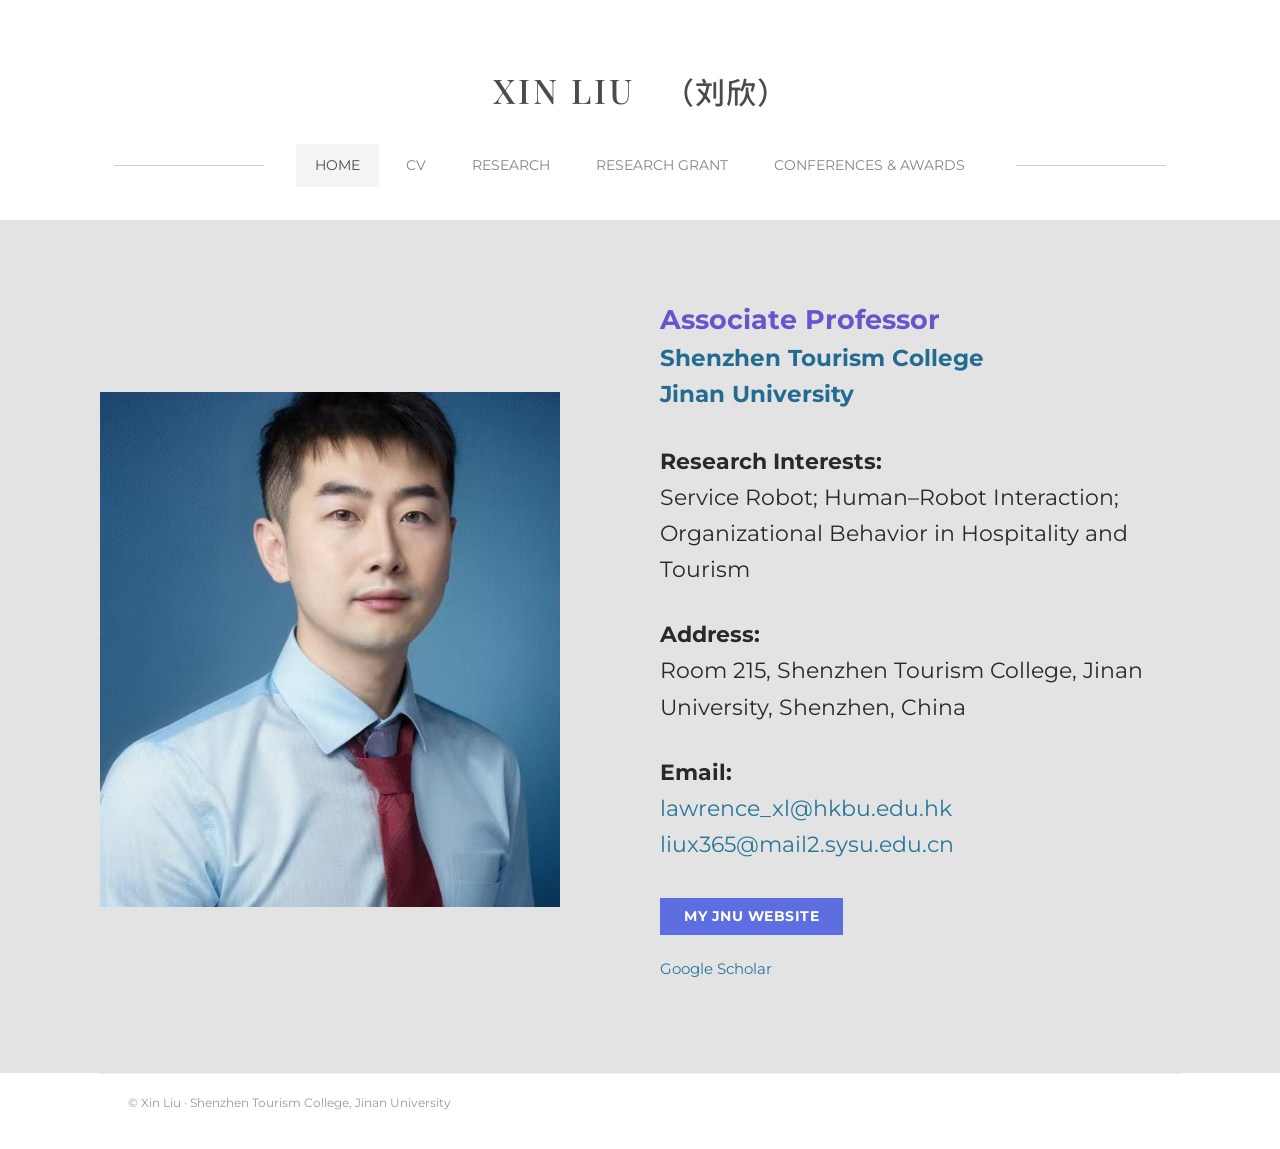
<file: index.html>
<!doctype html>
<html lang="en">
<head>
<meta charset="utf-8">
<meta name="viewport" content="width=device-width,initial-scale=1">
<title>Xin Liu（刘欣）| Academic Homepage</title>
<meta name="description" content="Xin Liu, Associate Professor at Jinan University.">
<link rel="stylesheet" href="assets/style.css">
</head>
<body>
<header class="site-header">
<a class="site-title" href="index.html">XIN LIU <span>（刘欣）</span></a>
<div class="nav-wrap"><i class="nav-line"></i><nav>
<a class="current" href="index.html">HOME</a>
<a href="cv.html">CV</a>
<a href="research.html">RESEARCH</a>
<a href="grants.html">RESEARCH GRANT</a>
<a href="conferences.html">CONFERENCES &amp; AWARDS</a>
</nav><i class="nav-line"></i></div>
</header>
<main class="home-hero"><div class="hero-inner">
<img class="photo-placeholder" src="assets/xin-liu-profile.jpg" alt="Xin Liu（刘欣）" style="display:block;object-fit:cover">
<section class="profile-copy">
<p class="profile-role">Associate Professor</p>
<p class="profile-affiliation">Shenzhen Tourism College<br>Jinan University</p>
<div class="profile-block"><h2>Research Interests:</h2><p>Service Robot; Human–Robot Interaction; Organizational Behavior in Hospitality and Tourism</p></div>
<div class="profile-block"><h2>Address:</h2><p>Room 215, Shenzhen Tourism College, Jinan University, Shenzhen, China</p></div>
<div class="profile-block"><h2>Email:</h2><p class="email-line"><a href="mailto:lawrence_xl@hkbu.edu.hk">lawrence_xl@hkbu.edu.hk</a></p><p class="email-line"><a href="mailto:liux365@mail2.sysu.edu.cn">liux365@mail2.sysu.edu.cn</a></p></div>
<p><a class="profile-button" href="https://sz.jnu.edu.cn/2023/1018/c10868a769033/page.htm" target="_blank" rel="noopener">MY JNU WEBSITE</a></p>
<p style="font-size:15px;margin-top:18px"><a href="https://scholar.google.com/citations?user=uYgGSOcAAAAJ&amp;hl=zh-CN&amp;oi=sra" target="_blank" rel="noopener">Google Scholar</a></p>
</section></div></main>
<footer>© Xin Liu · Shenzhen Tourism College, Jinan University</footer>
</body></html>
</file>
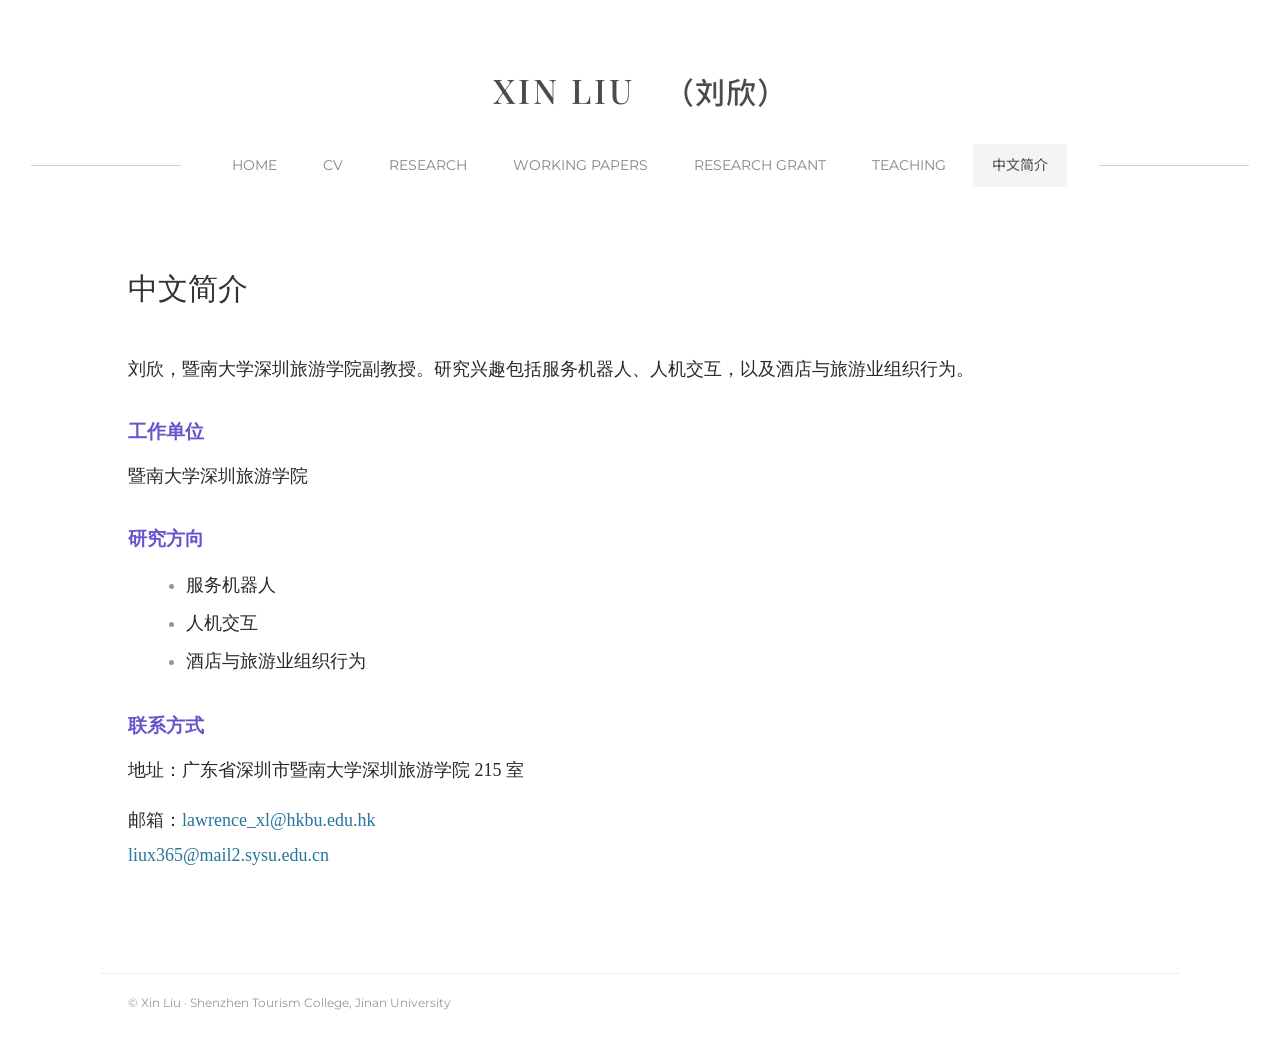
<file: chinese.html>
<!doctype html><html lang="en"><head><meta charset="utf-8"><meta name="viewport" content="width=device-width,initial-scale=1"><title>中文简介 | Xin Liu</title><link rel="stylesheet" href="assets/style.css"></head><body><header class="site-header"><a class="site-title" href="index.html">XIN LIU <span>（刘欣）</span></a><div class="nav-wrap"><i class="nav-line"></i><nav><a class="" href="index.html">HOME</a><a class="" href="cv.html">CV</a><a class="" href="research.html">RESEARCH</a><a class="" href="working-papers.html">WORKING PAPERS</a><a class="" href="grants.html">RESEARCH GRANT</a><a class="" href="teaching.html">TEACHING</a><a class="current" href="chinese.html">中文简介</a></nav><i class="nav-line"></i></div></header><main class="page-main"><h1>中文简介</h1><p>刘欣，暨南大学深圳旅游学院副教授。研究兴趣包括服务机器人、人机交互，以及酒店与旅游业组织行为。</p><h2>工作单位</h2><p>暨南大学深圳旅游学院</p><h2>研究方向</h2><ul><li>服务机器人</li><li>人机交互</li><li>酒店与旅游业组织行为</li></ul><h2>联系方式</h2><p>地址：广东省深圳市暨南大学深圳旅游学院 215 室</p><p>邮箱：<a href="mailto:lawrence_xl@hkbu.edu.hk">lawrence_xl@hkbu.edu.hk</a><br><a href="mailto:liux365@mail2.sysu.edu.cn">liux365@mail2.sysu.edu.cn</a></p></main><footer>© Xin Liu · Shenzhen Tourism College, Jinan University</footer></body></html>
</file>
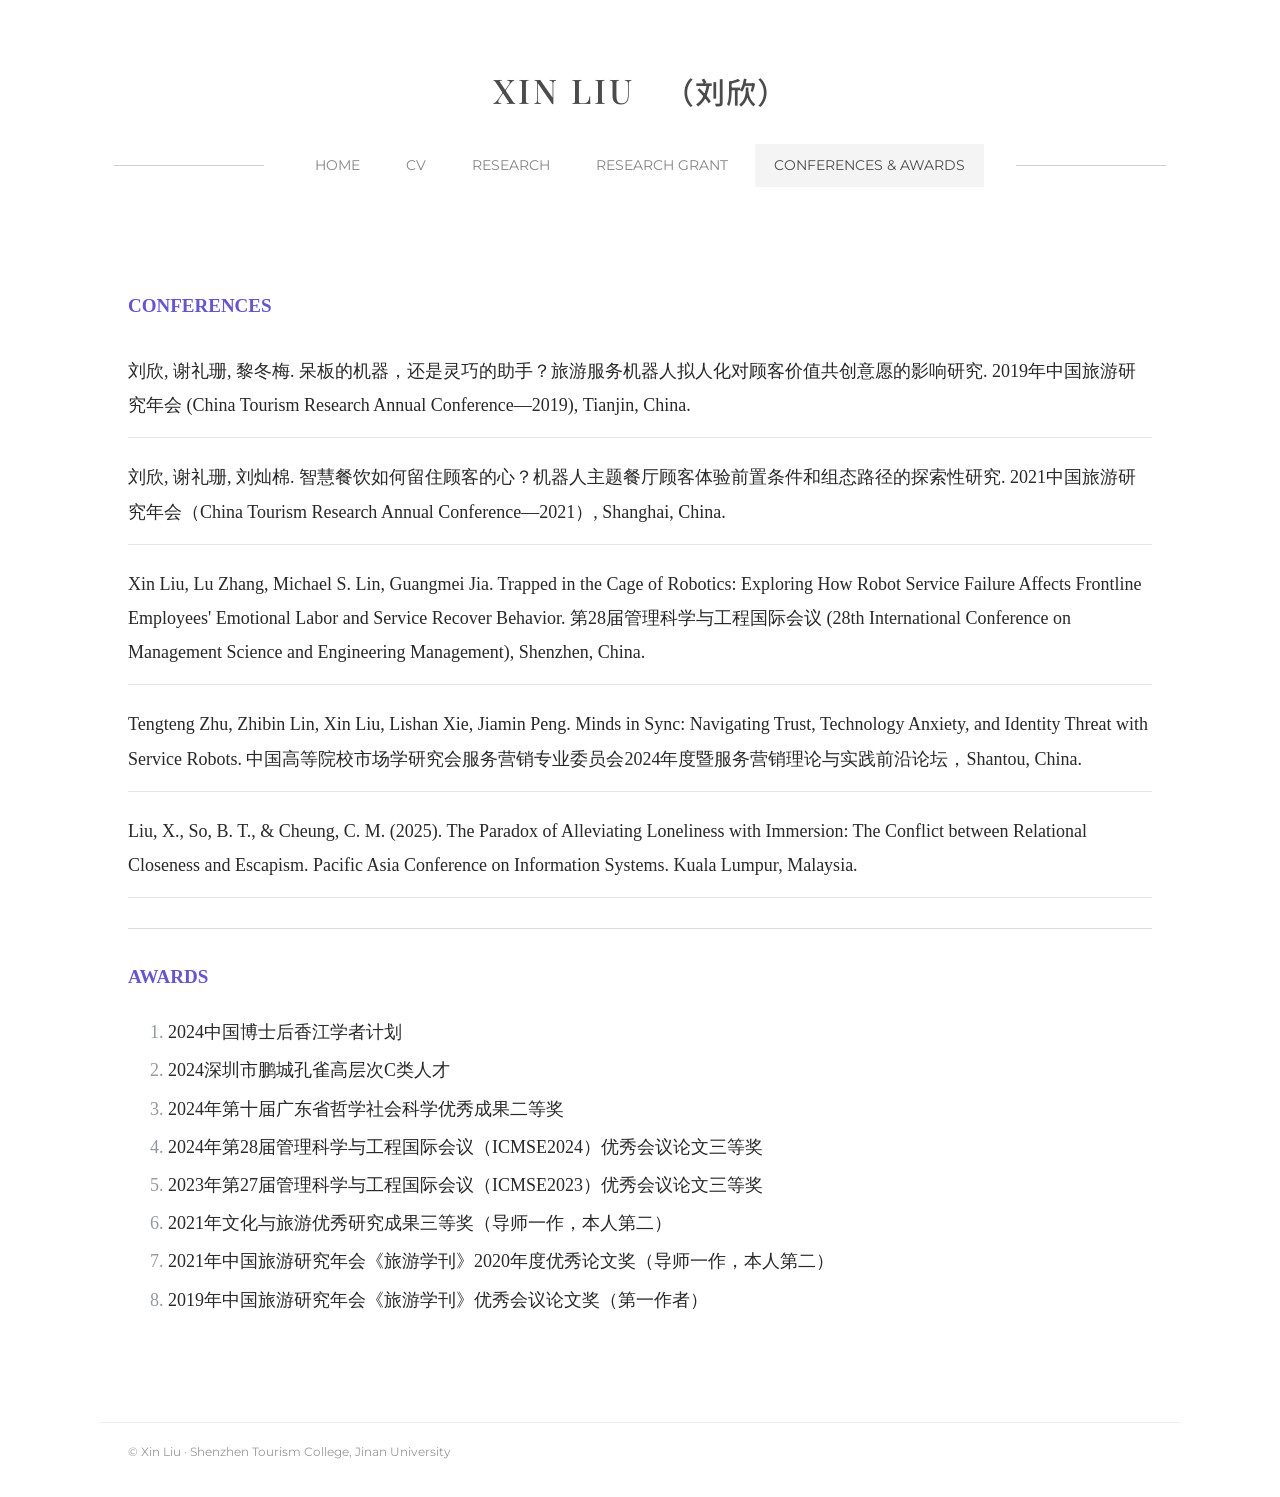
<file: conferences.html>
<!doctype html>
<html lang="en">
<head><meta charset="utf-8"><meta name="viewport" content="width=device-width,initial-scale=1"><title>Conferences &amp; Awards | Xin Liu</title><link rel="stylesheet" href="assets/style.css"></head>
<body>
<header class="site-header"><a class="site-title" href="index.html">XIN LIU <span>（刘欣）</span></a><div class="nav-wrap"><i class="nav-line"></i><nav>
<a href="index.html">HOME</a><a href="cv.html">CV</a><a href="research.html">RESEARCH</a><a href="grants.html">RESEARCH GRANT</a><a class="current" href="conferences.html">CONFERENCES &amp; AWARDS</a>
</nav><i class="nav-line"></i></div></header>
<main class="page-main">
<h2>CONFERENCES</h2>
<div class="paper-item"><p>刘欣, 谢礼珊, 黎冬梅. 呆板的机器，还是灵巧的助手？旅游服务机器人拟人化对顾客价值共创意愿的影响研究. 2019年中国旅游研究年会 (China Tourism Research Annual Conference—2019), Tianjin, China.</p></div>
<div class="paper-item"><p>刘欣, 谢礼珊, 刘灿棉. 智慧餐饮如何留住顾客的心？机器人主题餐厅顾客体验前置条件和组态路径的探索性研究. 2021中国旅游研究年会（China Tourism Research Annual Conference—2021）, Shanghai, China.</p></div>
<div class="paper-item"><p>Xin Liu, Lu Zhang, Michael S. Lin, Guangmei Jia. Trapped in the Cage of Robotics: Exploring How Robot Service Failure Affects Frontline Employees' Emotional Labor and Service Recover Behavior. 第28届管理科学与工程国际会议 (28th International Conference on Management Science and Engineering Management), Shenzhen, China.</p></div>
<div class="paper-item"><p>Tengteng Zhu, Zhibin Lin, Xin Liu, Lishan Xie, Jiamin Peng. Minds in Sync: Navigating Trust, Technology Anxiety, and Identity Threat with Service Robots. 中国高等院校市场学研究会服务营销专业委员会2024年度暨服务营销理论与实践前沿论坛，Shantou, China.</p></div>
<div class="paper-item"><p>Liu, X., So, B. T., &amp; Cheung, C. M. (2025). The Paradox of Alleviating Loneliness with Immersion: The Conflict between Relational Closeness and Escapism. Pacific Asia Conference on Information Systems. Kuala Lumpur, Malaysia.</p></div>
<hr class="section-rule">
<h2>AWARDS</h2>
<ol>
<li>2024中国博士后香江学者计划</li>
<li>2024深圳市鹏城孔雀高层次C类人才</li>
<li>2024年第十届广东省哲学社会科学优秀成果二等奖</li>
<li>2024年第28届管理科学与工程国际会议（ICMSE2024）优秀会议论文三等奖</li>
<li>2023年第27届管理科学与工程国际会议（ICMSE2023）优秀会议论文三等奖</li>
<li>2021年文化与旅游优秀研究成果三等奖（导师一作，本人第二）</li>
<li>2021年中国旅游研究年会《旅游学刊》2020年度优秀论文奖（导师一作，本人第二）</li>
<li>2019年中国旅游研究年会《旅游学刊》优秀会议论文奖（第一作者）</li>
</ol>
</main>
<footer>© Xin Liu · Shenzhen Tourism College, Jinan University</footer>
</body></html>
</file>
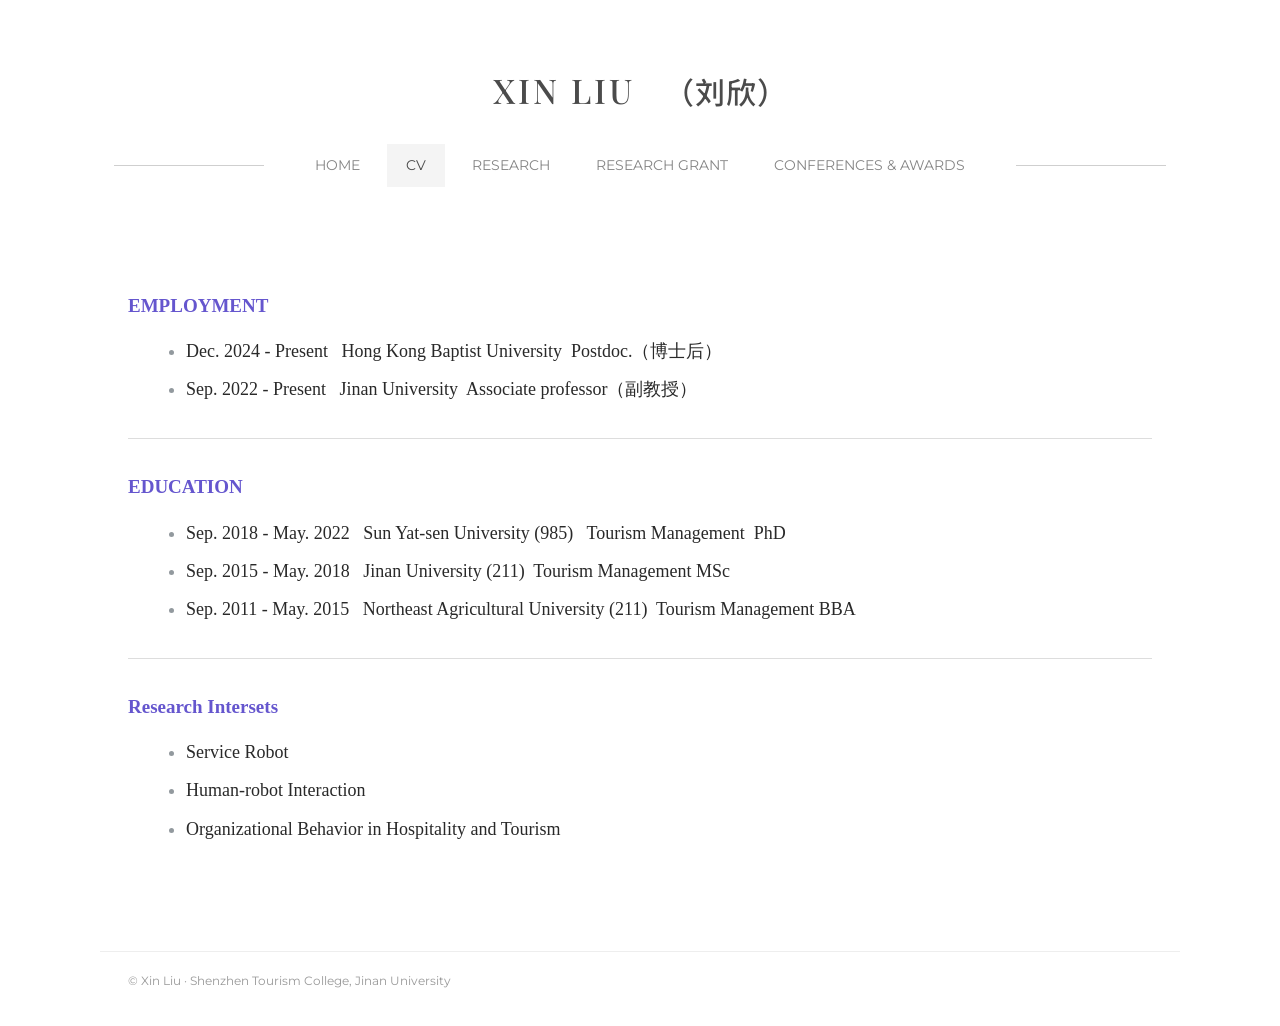
<file: cv.html>
<!doctype html>
<html lang="en">
<head><meta charset="utf-8"><meta name="viewport" content="width=device-width,initial-scale=1"><title>CV | Xin Liu</title><link rel="stylesheet" href="assets/style.css"></head>
<body>
<header class="site-header"><a class="site-title" href="index.html">XIN LIU <span>（刘欣）</span></a><div class="nav-wrap"><i class="nav-line"></i><nav>
<a href="index.html">HOME</a><a class="current" href="cv.html">CV</a><a href="research.html">RESEARCH</a><a href="grants.html">RESEARCH GRANT</a><a href="conferences.html">CONFERENCES &amp; AWARDS</a>
</nav><i class="nav-line"></i></div></header>
<main class="page-main">
<h2>EMPLOYMENT</h2>
<ul class="cv-list">
<li>Dec. 2024 - Present&nbsp;&nbsp; Hong Kong Baptist University&nbsp; Postdoc.（博士后）</li>
<li>Sep. 2022 - Present&nbsp;&nbsp; Jinan University&nbsp; Associate professor（副教授）</li>
</ul>
<hr class="section-rule">
<h2>EDUCATION</h2>
<ul class="cv-list">
<li>Sep. 2018 - May. 2022&nbsp;&nbsp; Sun Yat-sen University (985)&nbsp;&nbsp; Tourism Management&nbsp; PhD</li>
<li>Sep. 2015 - May. 2018&nbsp;&nbsp; Jinan University (211)&nbsp; Tourism Management MSc</li>
<li>Sep. 2011 - May. 2015&nbsp;&nbsp; Northeast Agricultural University (211)&nbsp; Tourism Management BBA</li>
</ul>
<hr class="section-rule">
<h2>Research Intersets</h2>
<ul>
<li>Service Robot</li>
<li>Human-robot Interaction</li>
<li>Organizational Behavior in Hospitality and Tourism</li>
</ul>
</main>
<footer>© Xin Liu · Shenzhen Tourism College, Jinan University</footer>
</body></html>
</file>
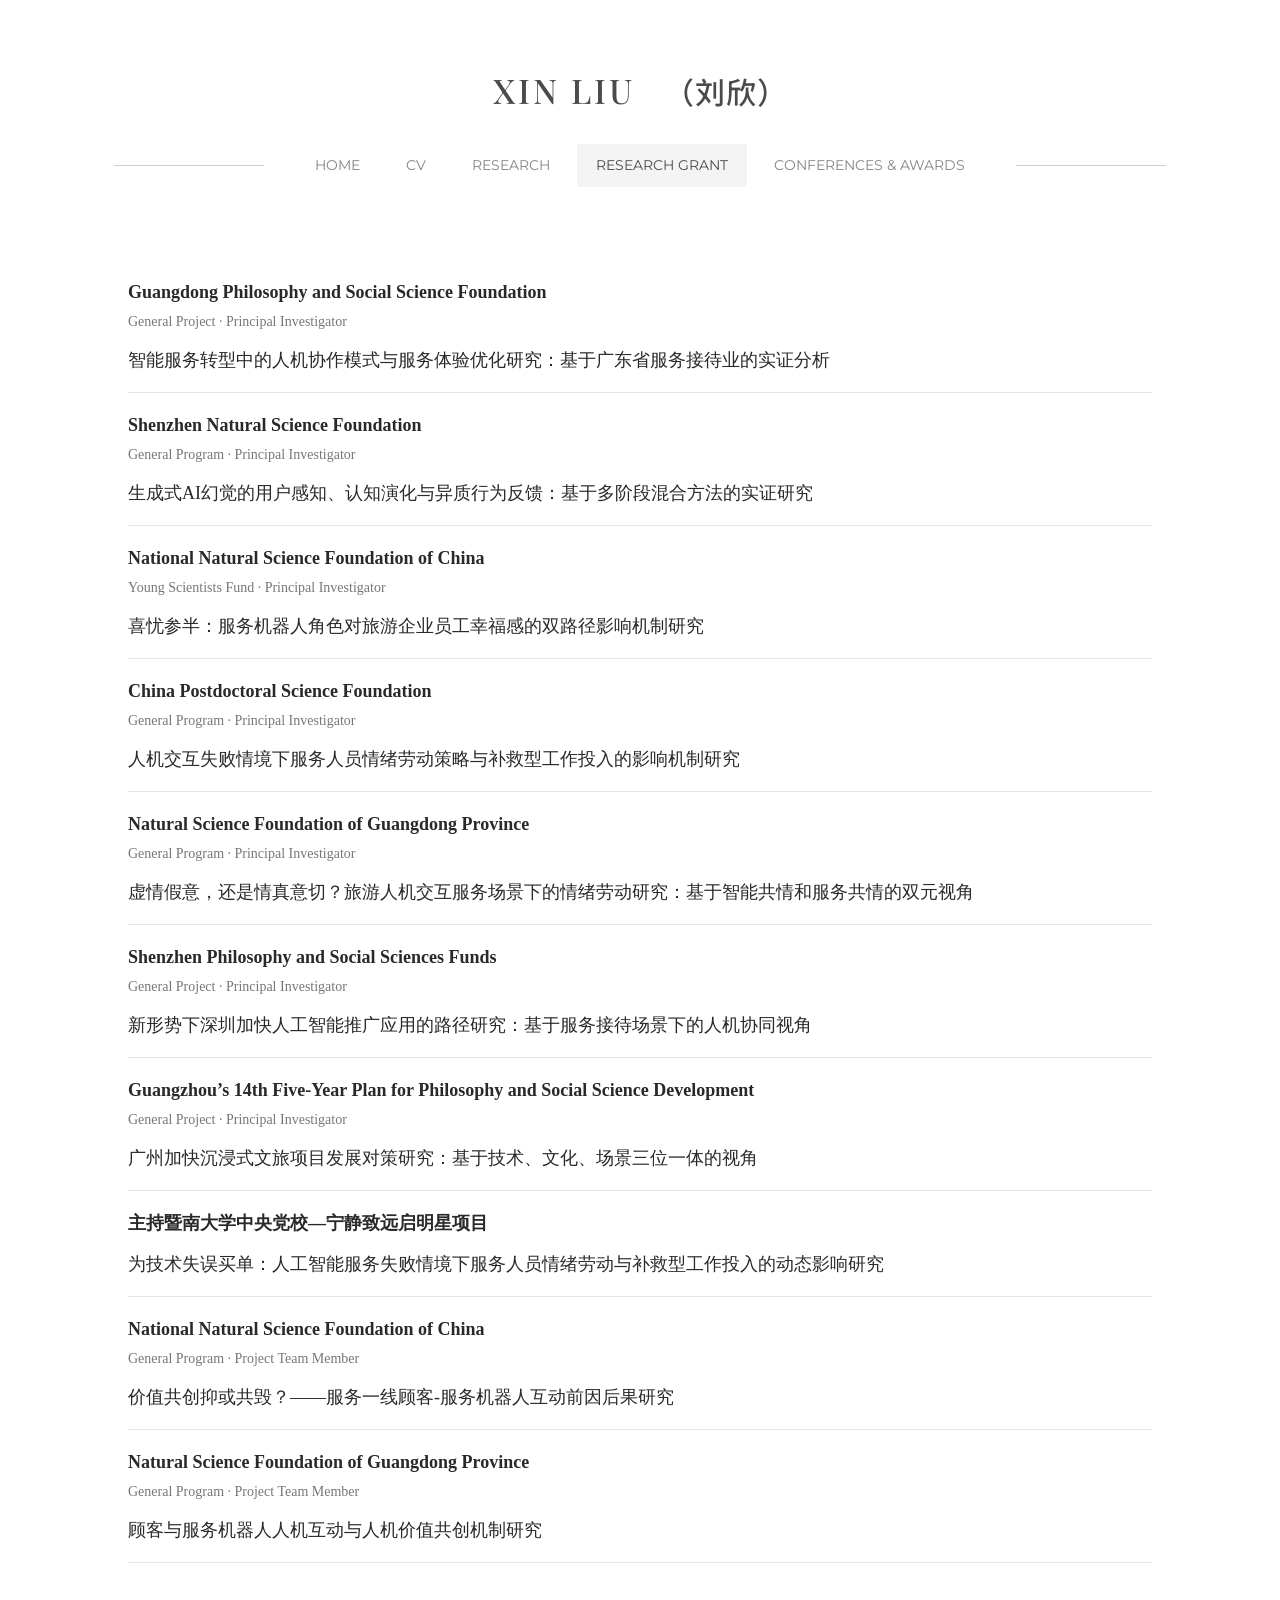
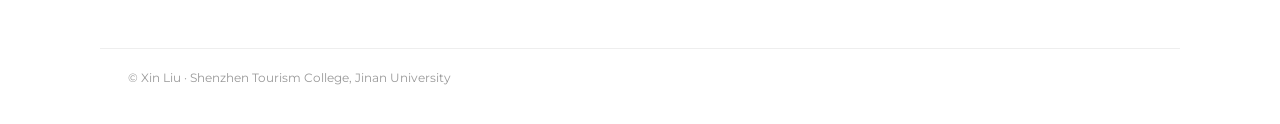
<file: grants.html>
<!doctype html><html lang="en"><head><meta charset="utf-8"><meta name="viewport" content="width=device-width,initial-scale=1"><title>Research Grant | Xin Liu</title><link rel="stylesheet" href="assets/style.css"></head><body><header class="site-header"><a class="site-title" href="index.html">XIN LIU <span>（刘欣）</span></a><div class="nav-wrap"><i class="nav-line"></i><nav><a class="" href="index.html">HOME</a><a class="" href="cv.html">CV</a><a class="" href="research.html">RESEARCH</a><a class="current" href="grants.html">RESEARCH GRANT</a><a class="" href="conferences.html">CONFERENCES &amp; AWARDS</a></nav><i class="nav-line"></i></div></header><main class="page-main"><div class="grant-item"><strong>Guangdong Philosophy and Social Science Foundation</strong><div class="meta">General Project · Principal Investigator</div><p>智能服务转型中的人机协作模式与服务体验优化研究：基于广东省服务接待业的实证分析</p></div><div class="grant-item"><strong>Shenzhen Natural Science Foundation</strong><div class="meta">General Program · Principal Investigator</div><p>生成式AI幻觉的用户感知、认知演化与异质行为反馈：基于多阶段混合方法的实证研究</p></div><div class="grant-item"><strong>National Natural Science Foundation of China</strong><div class="meta">Young Scientists Fund · Principal Investigator</div><p>喜忧参半：服务机器人角色对旅游企业员工幸福感的双路径影响机制研究</p></div><div class="grant-item"><strong>China Postdoctoral Science Foundation</strong><div class="meta">General Program · Principal Investigator</div><p>人机交互失败情境下服务人员情绪劳动策略与补救型工作投入的影响机制研究</p></div><div class="grant-item"><strong>Natural Science Foundation of Guangdong Province</strong><div class="meta">General Program · Principal Investigator</div><p>虚情假意，还是情真意切？旅游人机交互服务场景下的情绪劳动研究：基于智能共情和服务共情的双元视角</p></div><div class="grant-item"><strong>Shenzhen Philosophy and Social Sciences Funds</strong><div class="meta">General Project · Principal Investigator</div><p>新形势下深圳加快人工智能推广应用的路径研究：基于服务接待场景下的人机协同视角</p></div><div class="grant-item"><strong>Guangzhou’s 14th Five-Year Plan for Philosophy and Social Science Development</strong><div class="meta">General Project · Principal Investigator</div><p>广州加快沉浸式文旅项目发展对策研究：基于技术、文化、场景三位一体的视角</p></div><div class="grant-item"><strong>主持暨南大学中央党校—宁静致远启明星项目</strong><p>为技术失误买单：人工智能服务失败情境下服务人员情绪劳动与补救型工作投入的动态影响研究</p></div><div class="grant-item"><strong>National Natural Science Foundation of China</strong><div class="meta">General Program · Project Team Member</div><p>价值共创抑或共毁？——服务一线顾客-服务机器人互动前因后果研究</p></div><div class="grant-item"><strong>Natural Science Foundation of Guangdong Province</strong><div class="meta">General Program · Project Team Member</div><p>顾客与服务机器人人机互动与人机价值共创机制研究</p></div></main><footer>© Xin Liu · Shenzhen Tourism College, Jinan University</footer></body></html>
</file>
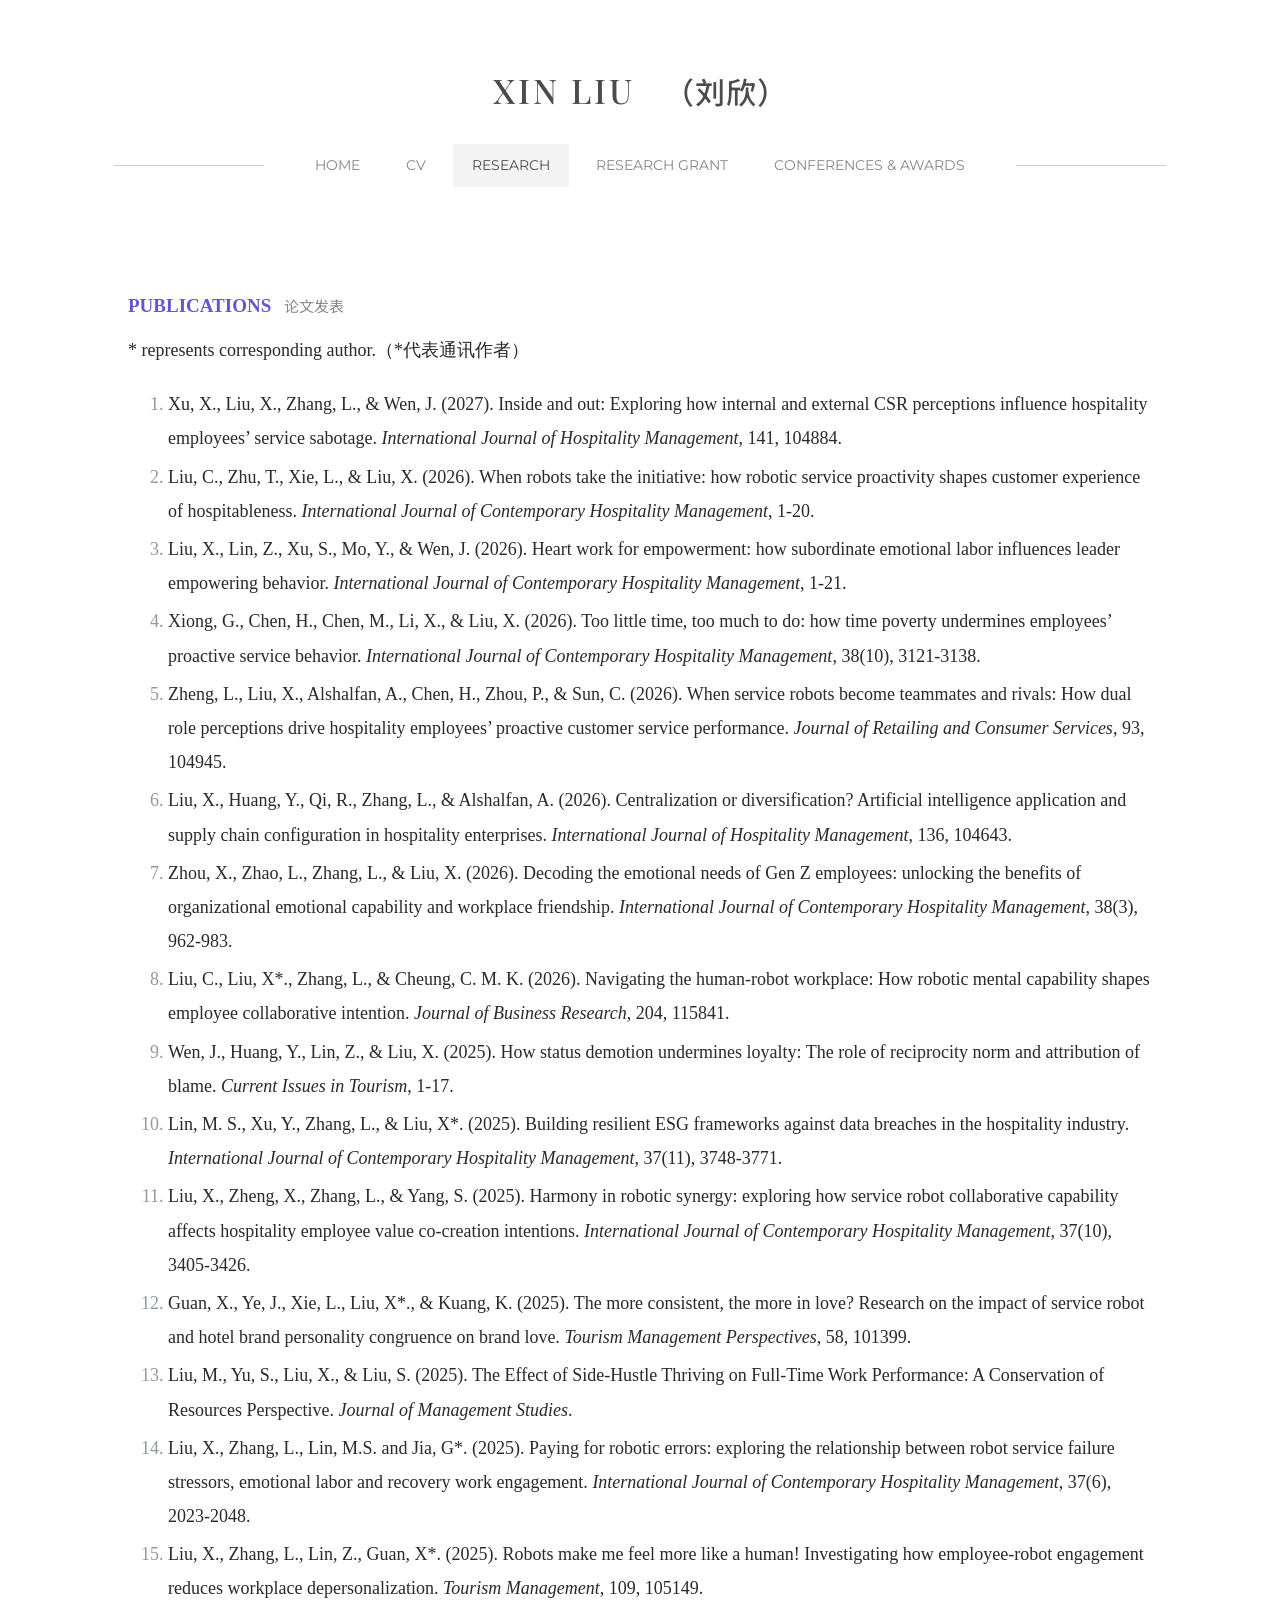
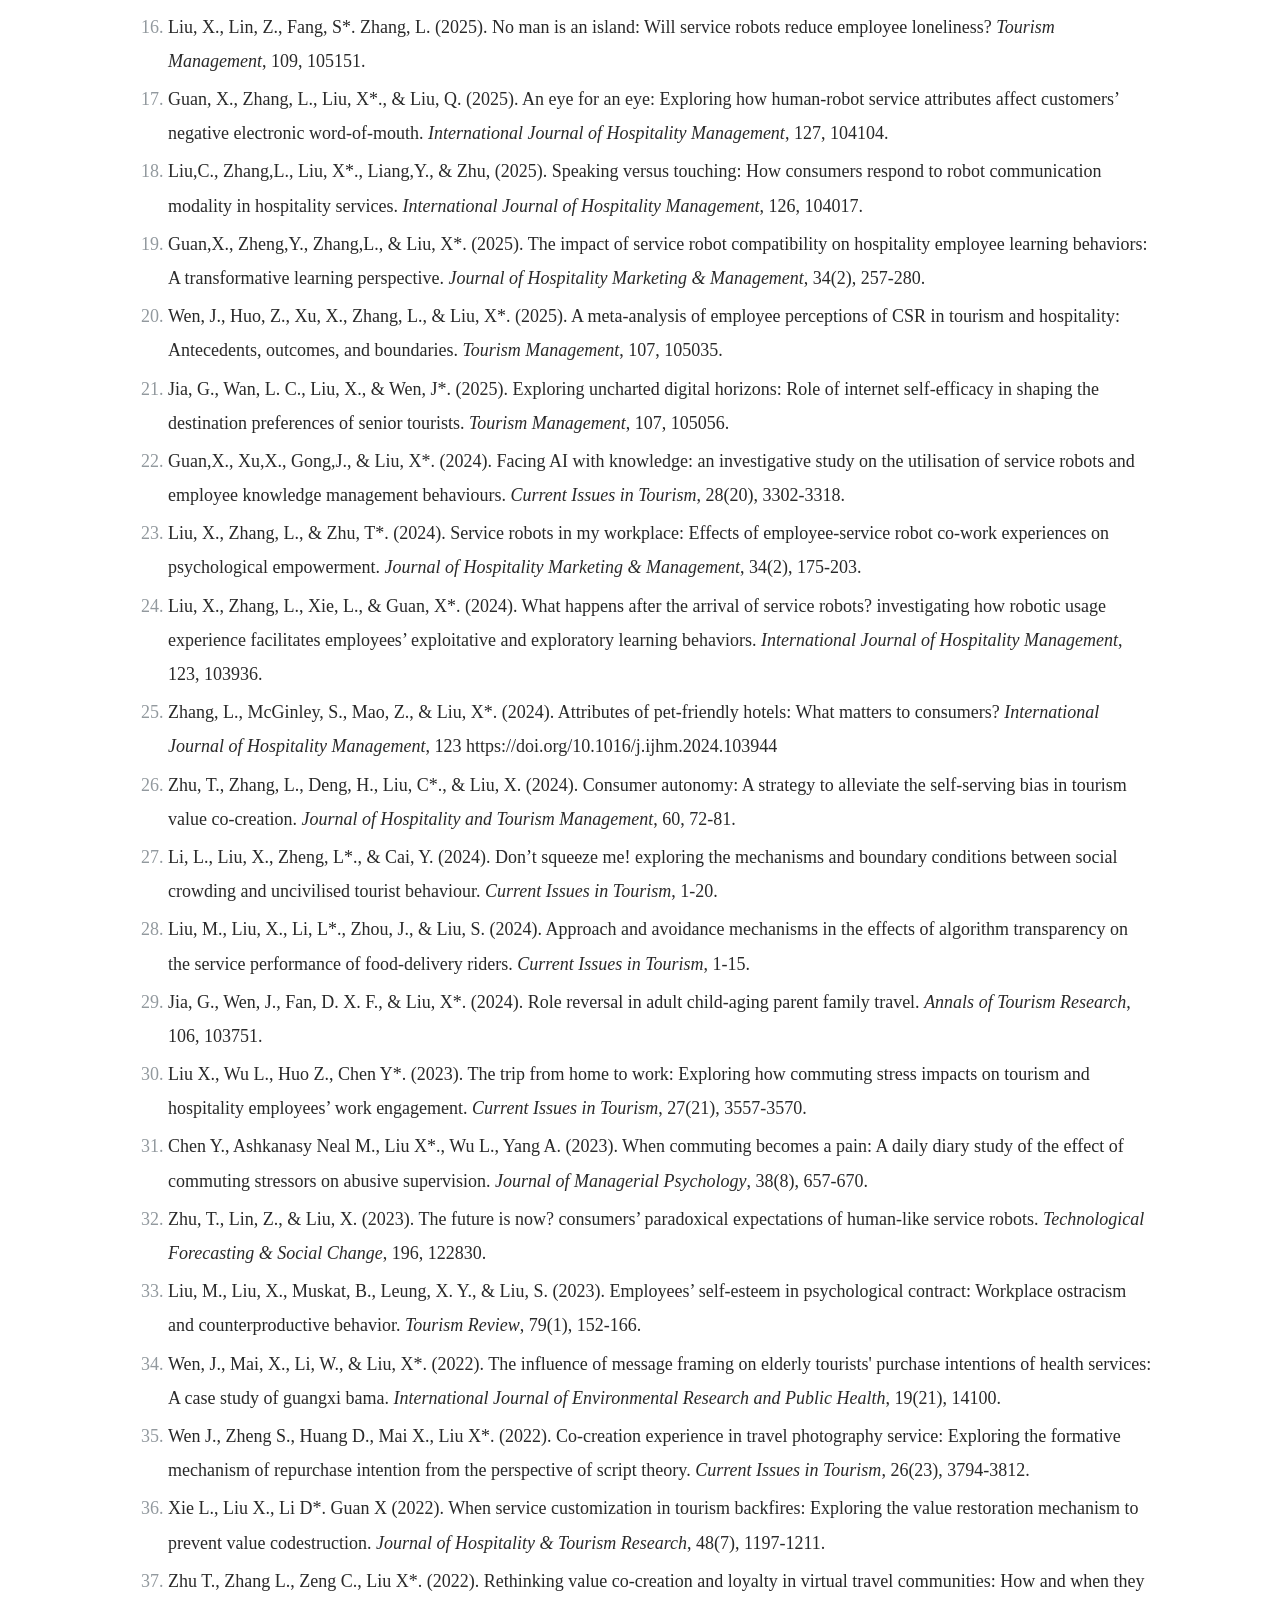
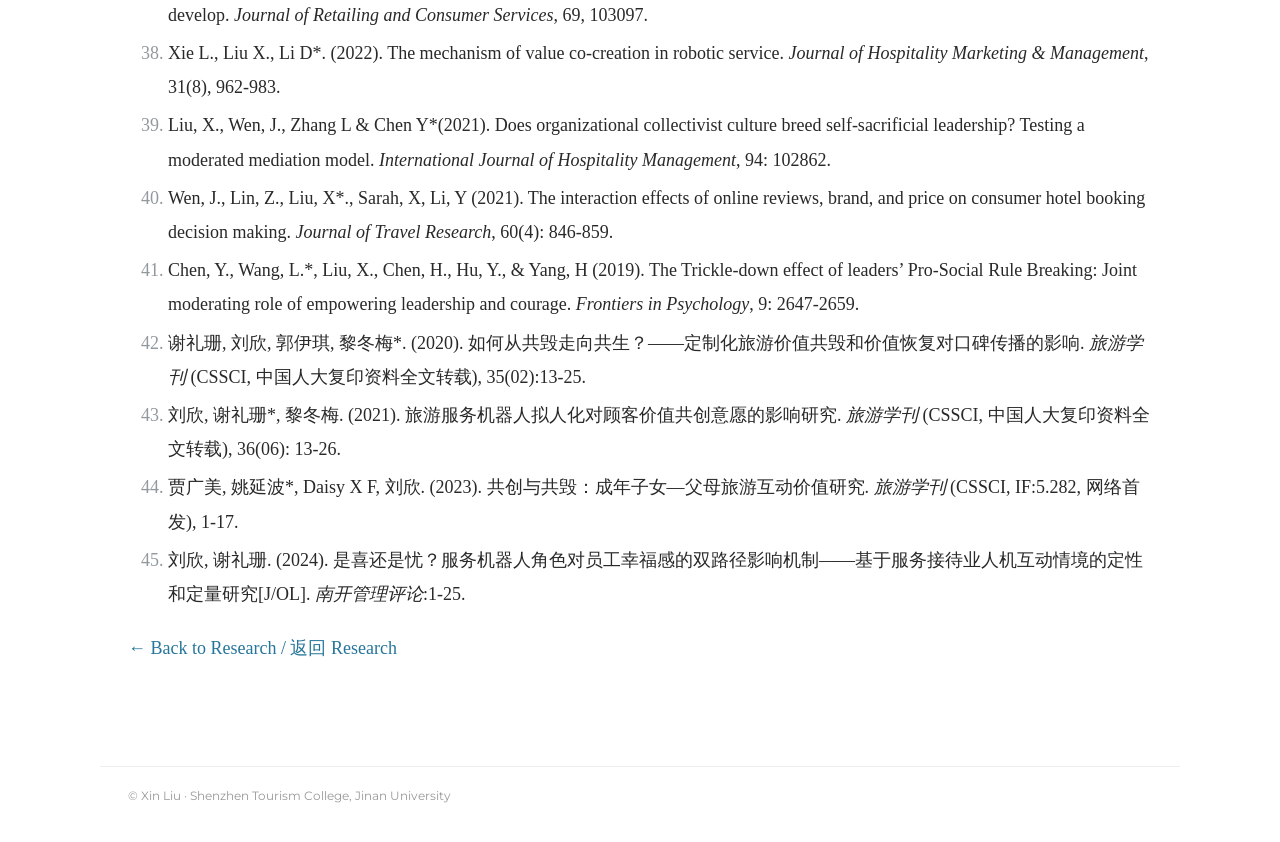
<file: publications.html>
<!doctype html>
<html lang="en">
<head><meta charset="utf-8"><meta name="viewport" content="width=device-width,initial-scale=1"><title>Publications | Xin Liu</title><link rel="stylesheet" href="assets/style.css"></head>
<body>
<header class="site-header">
<a class="site-title" href="index.html">XIN LIU <span>（刘欣）</span></a>
<div class="nav-wrap"><i class="nav-line"></i><nav>
<a href="index.html">HOME</a><a href="cv.html">CV</a><a class="current" href="research.html">RESEARCH</a><a href="grants.html">RESEARCH GRANT</a><a href="conferences.html">CONFERENCES &amp; AWARDS</a>
</nav><i class="nav-line"></i></div>
</header>
<main class="page-main">
<h2>PUBLICATIONS <small>论文发表</small></h2>
<p>* represents corresponding author.（*代表通讯作者）</p>
<ol class="publication-list">
<li>Xu, X., Liu, X., Zhang, L., & Wen, J. (2027). Inside and out: Exploring how internal and external CSR perceptions influence hospitality employees’ service sabotage. <i>International Journal of Hospitality Management</i>, 141, 104884.</li>
<li>Liu, C., Zhu, T., Xie, L., & Liu, X. (2026). When robots take the initiative: how robotic service proactivity shapes customer experience of hospitableness. <i>International Journal of Contemporary Hospitality Management</i>, 1-20.</li>
<li>Liu, X., Lin, Z., Xu, S., Mo, Y., & Wen, J. (2026). Heart work for empowerment: how subordinate emotional labor influences leader empowering behavior. <i>International Journal of Contemporary Hospitality Management</i>, 1-21.</li>
<li>Xiong, G., Chen, H., Chen, M., Li, X., & Liu, X. (2026). Too little time, too much to do: how time poverty undermines employees’ proactive service behavior. <i>International Journal of Contemporary Hospitality Management</i>, 38(10), 3121-3138.</li>
<li>Zheng, L., Liu, X., Alshalfan, A., Chen, H., Zhou, P., & Sun, C. (2026). When service robots become teammates and rivals: How dual role perceptions drive hospitality employees’ proactive customer service performance. <i>Journal of Retailing and Consumer Services</i>, 93, 104945.</li>
<li>Liu, X., Huang, Y., Qi, R., Zhang, L., & Alshalfan, A. (2026). Centralization or diversification? Artificial intelligence application and supply chain configuration in hospitality enterprises. <i>International Journal of Hospitality Management</i>, 136, 104643.</li>
<li>Zhou, X., Zhao, L., Zhang, L., & Liu, X. (2026). Decoding the emotional needs of Gen Z employees: unlocking the benefits of organizational emotional capability and workplace friendship. <i>International Journal of Contemporary Hospitality Management</i>, 38(3), 962-983.</li>
<li>Liu, C., Liu, X*., Zhang, L., & Cheung, C. M. K. (2026). Navigating the human-robot workplace: How robotic mental capability shapes employee collaborative intention. <i>Journal of Business Research</i>, 204, 115841.</li>
<li>Wen, J., Huang, Y., Lin, Z., & Liu, X. (2025). How status demotion undermines loyalty: The role of reciprocity norm and attribution of blame. <i>Current Issues in Tourism</i>, 1-17.</li>
<li>Lin, M. S., Xu, Y., Zhang, L., & Liu, X*. (2025). Building resilient ESG frameworks against data breaches in the hospitality industry. <i>International Journal of Contemporary Hospitality Management</i>, 37(11), 3748-3771.</li>
<li>Liu, X., Zheng, X., Zhang, L., & Yang, S. (2025). Harmony in robotic synergy: exploring how service robot collaborative capability affects hospitality employee value co-creation intentions. <i>International Journal of Contemporary Hospitality Management</i>, 37(10), 3405-3426.</li>
<li>Guan, X., Ye, J., Xie, L., Liu, X*., & Kuang, K. (2025). The more consistent, the more in love? Research on the impact of service robot and hotel brand personality congruence on brand love. <i>Tourism Management Perspectives</i>, 58, 101399.</li>
<li>Liu, M., Yu, S., Liu, X., & Liu, S. (2025). The Effect of Side‐Hustle Thriving on Full‐Time Work Performance: A Conservation of Resources Perspective. <i>Journal of Management Studies</i>.</li>
<li>Liu, X., Zhang, L., Lin, M.S. and Jia, G*. (2025). Paying for robotic errors: exploring the relationship between robot service failure stressors, emotional labor and recovery work engagement. <i>International Journal of Contemporary Hospitality Management</i>, 37(6), 2023-2048.</li>
<li>Liu, X., Zhang, L., Lin, Z., Guan, X*. (2025). Robots make me feel more like a human! Investigating how employee-robot engagement reduces workplace depersonalization. <i>Tourism Management</i>, 109, 105149.</li>
<li>Liu, X., Lin, Z., Fang, S*. Zhang, L. (2025). No man is an island: Will service robots reduce employee loneliness? <i>Tourism Management</i>, 109, 105151.</li>
<li>Guan, X., Zhang, L., Liu, X*., & Liu, Q. (2025). An eye for an eye: Exploring how human-robot service attributes affect customers’ negative electronic word-of-mouth. <i>International Journal of Hospitality Management</i>, 127, 104104.</li>
<li>Liu,C., Zhang,L., Liu, X*., Liang,Y., & Zhu, (2025). Speaking versus touching: How consumers respond to robot communication modality in hospitality services. <i>International Journal of Hospitality Management</i>, 126, 104017.</li>
<li>Guan,X., Zheng,Y., Zhang,L., & Liu, X*. (2025). The impact of service robot compatibility on hospitality employee learning behaviors: A transformative learning perspective. <i>Journal of Hospitality Marketing & Management</i>, 34(2), 257-280.</li>
<li>Wen, J., Huo, Z., Xu, X., Zhang, L., & Liu, X*. (2025). A meta-analysis of employee perceptions of CSR in tourism and hospitality: Antecedents, outcomes, and boundaries. <i>Tourism Management</i>, 107, 105035.</li>
<li>Jia, G., Wan, L. C., Liu, X., & Wen, J*. (2025). Exploring uncharted digital horizons: Role of internet self-efficacy in shaping the destination preferences of senior tourists. <i>Tourism Management</i>, 107, 105056.</li>
<li>Guan,X., Xu,X., Gong,J., & Liu, X*. (2024). Facing AI with knowledge: an investigative study on the utilisation of service robots and employee knowledge management behaviours. <i>Current Issues in Tourism</i>, 28(20), 3302-3318.</li>
<li>Liu, X., Zhang, L., & Zhu, T*. (2024). Service robots in my workplace: Effects of employee-service robot co-work experiences on psychological empowerment. <i>Journal of Hospitality Marketing & Management</i>, 34(2), 175-203.</li>
<li>Liu, X., Zhang, L., Xie, L., & Guan, X*. (2024). What happens after the arrival of service robots? investigating how robotic usage experience facilitates employees’ exploitative and exploratory learning behaviors. <i>International Journal of Hospitality Management</i>, 123, 103936.</li>
<li>Zhang, L., McGinley, S., Mao, Z., & Liu, X*. (2024). Attributes of pet-friendly hotels: What matters to consumers? <i>International Journal of Hospitality Management</i>, 123 https://doi.org/10.1016/j.ijhm.2024.103944</li>
<li>Zhu, T., Zhang, L., Deng, H., Liu, C*., & Liu, X. (2024). Consumer autonomy: A strategy to alleviate the self-serving bias in tourism value co-creation. <i>Journal of Hospitality and Tourism Management</i>, 60, 72-81.</li>
<li>Li, L., Liu, X., Zheng, L*., & Cai, Y. (2024). Don’t squeeze me! exploring the mechanisms and boundary conditions between social crowding and uncivilised tourist behaviour. <i>Current Issues in Tourism</i>, 1-20.</li>
<li>Liu, M., Liu, X., Li, L*., Zhou, J., & Liu, S. (2024). Approach and avoidance mechanisms in the effects of algorithm transparency on the service performance of food-delivery riders. <i>Current Issues in Tourism</i>, 1-15.</li>
<li>Jia, G., Wen, J., Fan, D. X. F., & Liu, X*. (2024). Role reversal in adult child-aging parent family travel. <i>Annals of Tourism Research</i>, 106, 103751.</li>
<li>Liu X., Wu L., Huo Z., Chen Y*. (2023). The trip from home to work: Exploring how commuting stress impacts on tourism and hospitality employees’ work engagement. <i>Current Issues in Tourism</i>, 27(21), 3557-3570.</li>
<li>Chen Y., Ashkanasy Neal M., Liu X*., Wu L., Yang A. (2023). When commuting becomes a pain: A daily diary study of the effect of commuting stressors on abusive supervision. <i>Journal of Managerial Psychology</i>, 38(8), 657-670.</li>
<li>Zhu, T., Lin, Z., & Liu, X. (2023). The future is now? consumers’ paradoxical expectations of human-like service robots. <i>Technological Forecasting & Social Change</i>, 196, 122830.</li>
<li>Liu, M., Liu, X., Muskat, B., Leung, X. Y., & Liu, S. (2023). Employees’ self-esteem in psychological contract: Workplace ostracism and counterproductive behavior. <i>Tourism Review</i>, 79(1), 152-166.</li>
<li>Wen, J., Mai, X., Li, W., & Liu, X*. (2022). The influence of message framing on elderly tourists' purchase intentions of health services: A case study of guangxi bama. <i>International Journal of Environmental Research and Public Health</i>, 19(21), 14100.</li>
<li>Wen J., Zheng S., Huang D., Mai X., Liu X*. (2022). Co-creation experience in travel photography service: Exploring the formative mechanism of repurchase intention from the perspective of script theory. <i>Current Issues in Tourism</i>, 26(23), 3794-3812.</li>
<li>Xie L., Liu X., Li D*. Guan X (2022). When service customization in tourism backfires: Exploring the value restoration mechanism to prevent value codestruction. <i>Journal of Hospitality & Tourism Research</i>, 48(7), 1197-1211.</li>
<li>Zhu T., Zhang L., Zeng C., Liu X*. (2022). Rethinking value co-creation and loyalty in virtual travel communities: How and when they develop. <i>Journal of Retailing and Consumer Services</i>, 69, 103097.</li>
<li>Xie L., Liu X., Li D*. (2022). The mechanism of value co-creation in robotic service. <i>Journal of Hospitality Marketing & Management</i>, 31(8), 962-983.</li>
<li>Liu, X., Wen, J., Zhang L & Chen Y*(2021). Does organizational collectivist culture breed self-sacrificial leadership? Testing a moderated mediation model. <i>International Journal of Hospitality Management</i>, 94: 102862.</li>
<li>Wen, J., Lin, Z., Liu, X*., Sarah, X, Li, Y (2021). The interaction effects of online reviews, brand, and price on consumer hotel booking decision making. <i>Journal of Travel Research</i>, 60(4): 846-859.</li>
<li>Chen, Y., Wang, L.*, Liu, X., Chen, H., Hu, Y., & Yang, H (2019). The Trickle-down effect of leaders’ Pro-Social Rule Breaking: Joint moderating role of empowering leadership and courage. <i>Frontiers in Psychology</i>, 9: 2647-2659.</li>
<li>谢礼珊, 刘欣, 郭伊琪, 黎冬梅*. (2020). 如何从共毁走向共生？——定制化旅游价值共毁和价值恢复对口碑传播的影响. <i>旅游学刊</i> (CSSCI, 中国人大复印资料全文转载), 35(02):13-25.</li>
<li>刘欣, 谢礼珊*, 黎冬梅. (2021). 旅游服务机器人拟人化对顾客价值共创意愿的影响研究. <i>旅游学刊</i> (CSSCI, 中国人大复印资料全文转载), 36(06): 13-26.</li>
<li>贾广美, 姚延波*, Daisy X F, 刘欣. (2023). 共创与共毁：成年子女—父母旅游互动价值研究. <i>旅游学刊</i> (CSSCI, IF:5.282, 网络首发), 1-17.</li>
<li>刘欣, 谢礼珊. (2024). 是喜还是忧？服务机器人角色对员工幸福感的双路径影响机制——基于服务接待业人机互动情境的定性和定量研究[J/OL]. <i>南开管理评论</i>:1-25.</li>
</ol>
<p><a href="research.html">← Back to Research / 返回 Research</a></p>
</main>
<footer>© Xin Liu · Shenzhen Tourism College, Jinan University</footer>
</body></html>
</file>
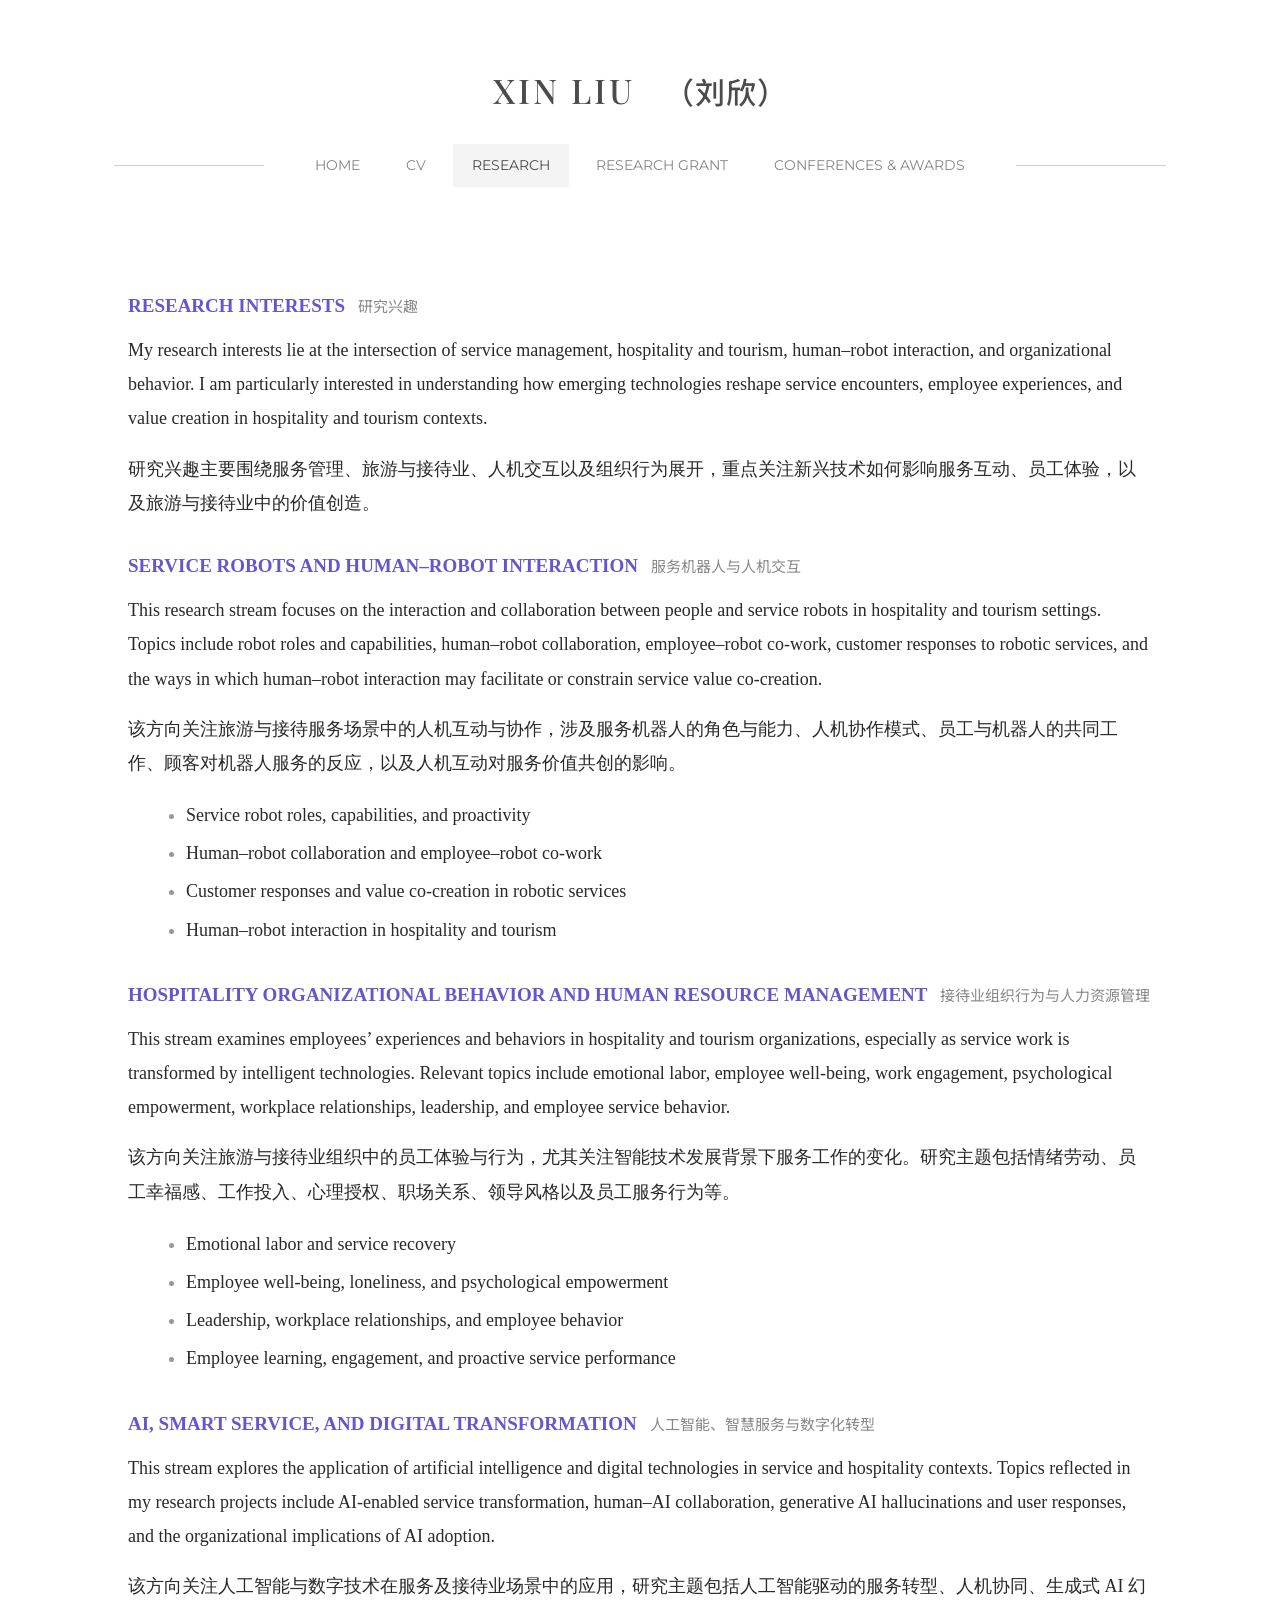
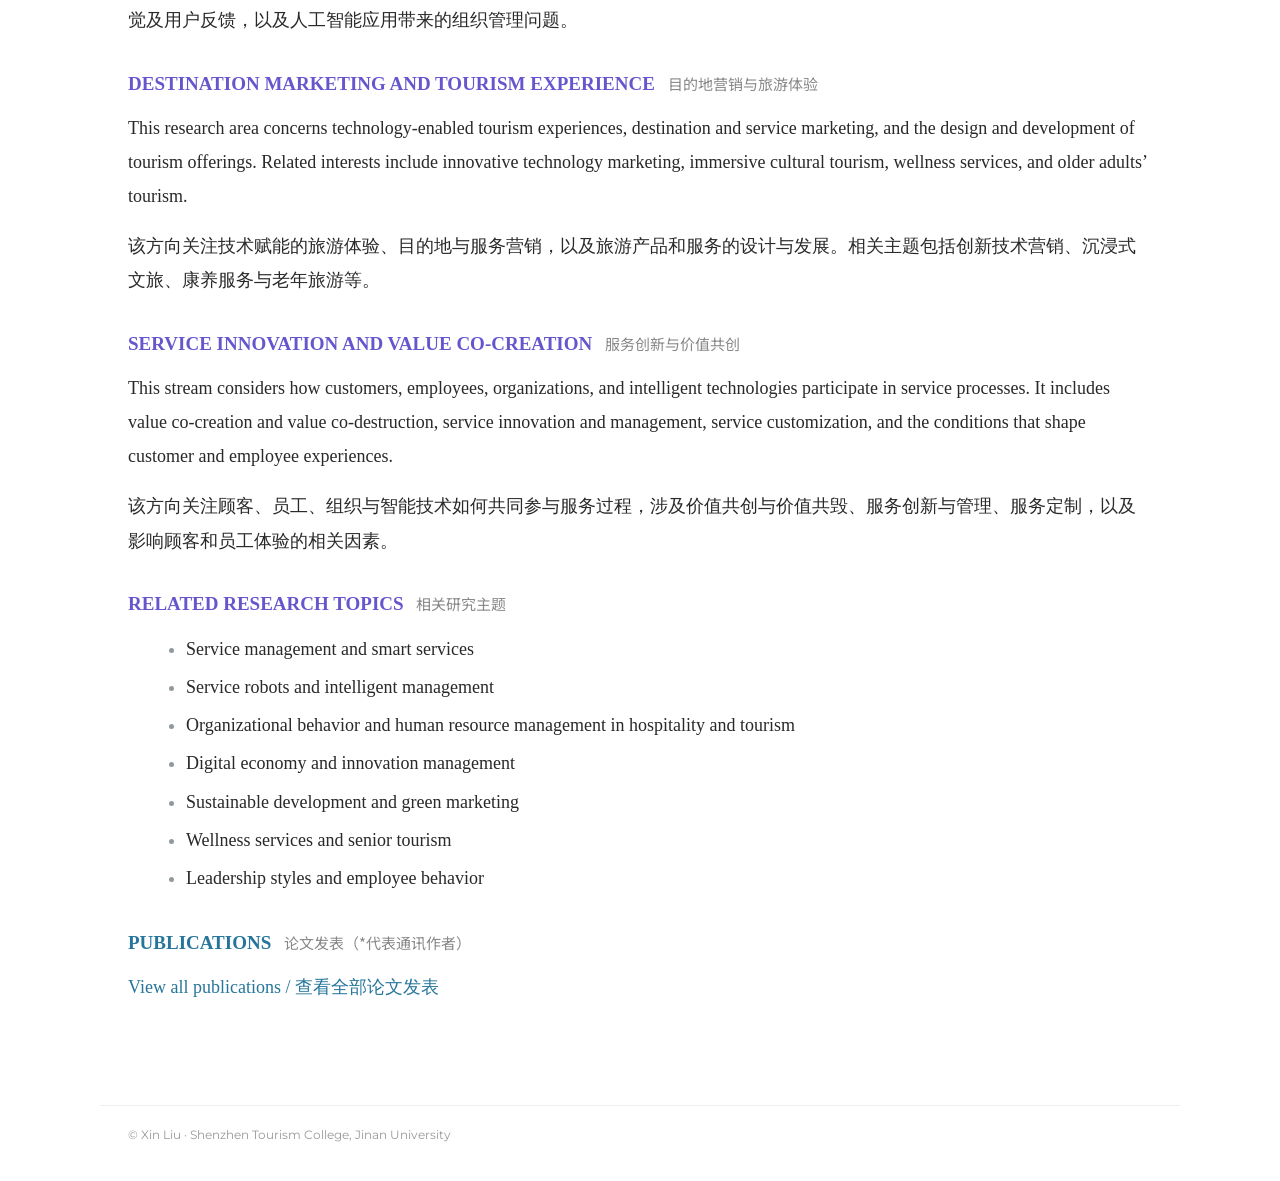
<file: research.html>
<!doctype html>
<html lang="en">
<head>
<meta charset="utf-8">
<meta name="viewport" content="width=device-width,initial-scale=1">
<title>Research | Xin Liu</title>
<link rel="stylesheet" href="assets/style.css">
</head>
<body>
<header class="site-header">
<a class="site-title" href="index.html">XIN LIU <span>（刘欣）</span></a>
<div class="nav-wrap">
<i class="nav-line"></i>
<nav>
<a href="index.html">HOME</a>
<a href="cv.html">CV</a>
<a class="current" href="research.html">RESEARCH</a>
<a href="grants.html">RESEARCH GRANT</a>
<a href="conferences.html">CONFERENCES &amp; AWARDS</a>
</nav>
<i class="nav-line"></i>
</div>
</header>

<main class="page-main">


<h2>RESEARCH INTERESTS <small>研究兴趣</small></h2>
<p>My research interests lie at the intersection of service management, hospitality and tourism, human–robot interaction, and organizational behavior. I am particularly interested in understanding how emerging technologies reshape service encounters, employee experiences, and value creation in hospitality and tourism contexts.</p>
<p>研究兴趣主要围绕服务管理、旅游与接待业、人机交互以及组织行为展开，重点关注新兴技术如何影响服务互动、员工体验，以及旅游与接待业中的价值创造。</p>

<h2>SERVICE ROBOTS AND HUMAN–ROBOT INTERACTION <small>服务机器人与人机交互</small></h2>
<p>This research stream focuses on the interaction and collaboration between people and service robots in hospitality and tourism settings. Topics include robot roles and capabilities, human–robot collaboration, employee–robot co-work, customer responses to robotic services, and the ways in which human–robot interaction may facilitate or constrain service value co-creation.</p>
<p>该方向关注旅游与接待服务场景中的人机互动与协作，涉及服务机器人的角色与能力、人机协作模式、员工与机器人的共同工作、顾客对机器人服务的反应，以及人机互动对服务价值共创的影响。</p>
<ul>
<li>Service robot roles, capabilities, and proactivity</li>
<li>Human–robot collaboration and employee–robot co-work</li>
<li>Customer responses and value co-creation in robotic services</li>
<li>Human–robot interaction in hospitality and tourism</li>
</ul>

<h2>HOSPITALITY ORGANIZATIONAL BEHAVIOR AND HUMAN RESOURCE MANAGEMENT <small>接待业组织行为与人力资源管理</small></h2>
<p>This stream examines employees’ experiences and behaviors in hospitality and tourism organizations, especially as service work is transformed by intelligent technologies. Relevant topics include emotional labor, employee well-being, work engagement, psychological empowerment, workplace relationships, leadership, and employee service behavior.</p>
<p>该方向关注旅游与接待业组织中的员工体验与行为，尤其关注智能技术发展背景下服务工作的变化。研究主题包括情绪劳动、员工幸福感、工作投入、心理授权、职场关系、领导风格以及员工服务行为等。</p>
<ul>
<li>Emotional labor and service recovery</li>
<li>Employee well-being, loneliness, and psychological empowerment</li>
<li>Leadership, workplace relationships, and employee behavior</li>
<li>Employee learning, engagement, and proactive service performance</li>
</ul>

<h2>AI, SMART SERVICE, AND DIGITAL TRANSFORMATION <small>人工智能、智慧服务与数字化转型</small></h2>
<p>This stream explores the application of artificial intelligence and digital technologies in service and hospitality contexts. Topics reflected in my research projects include AI-enabled service transformation, human–AI collaboration, generative AI hallucinations and user responses, and the organizational implications of AI adoption.</p>
<p>该方向关注人工智能与数字技术在服务及接待业场景中的应用，研究主题包括人工智能驱动的服务转型、人机协同、生成式 AI 幻觉及用户反馈，以及人工智能应用带来的组织管理问题。</p>

<h2>DESTINATION MARKETING AND TOURISM EXPERIENCE <small>目的地营销与旅游体验</small></h2>
<p>This research area concerns technology-enabled tourism experiences, destination and service marketing, and the design and development of tourism offerings. Related interests include innovative technology marketing, immersive cultural tourism, wellness services, and older adults’ tourism.</p>
<p>该方向关注技术赋能的旅游体验、目的地与服务营销，以及旅游产品和服务的设计与发展。相关主题包括创新技术营销、沉浸式文旅、康养服务与老年旅游等。</p>

<h2>SERVICE INNOVATION AND VALUE CO-CREATION <small>服务创新与价值共创</small></h2>
<p>This stream considers how customers, employees, organizations, and intelligent technologies participate in service processes. It includes value co-creation and value co-destruction, service innovation and management, service customization, and the conditions that shape customer and employee experiences.</p>
<p>该方向关注顾客、员工、组织与智能技术如何共同参与服务过程，涉及价值共创与价值共毁、服务创新与管理、服务定制，以及影响顾客和员工体验的相关因素。</p>

<h2>RELATED RESEARCH TOPICS <small>相关研究主题</small></h2>
<ul>
<li>Service management and smart services</li>
<li>Service robots and intelligent management</li>
<li>Organizational behavior and human resource management in hospitality and tourism</li>
<li>Digital economy and innovation management</li>
<li>Sustainable development and green marketing</li>
<li>Wellness services and senior tourism</li>
<li>Leadership styles and employee behavior</li>
</ul>

<h2><a href="publications.html">PUBLICATIONS <small>论文发表（*代表通讯作者）</small></a></h2>
<p><a href="publications.html">View all publications / 查看全部论文发表</a></p>
</main>
<footer>© Xin Liu · Shenzhen Tourism College, Jinan University</footer>
</body>
</html>
</file>
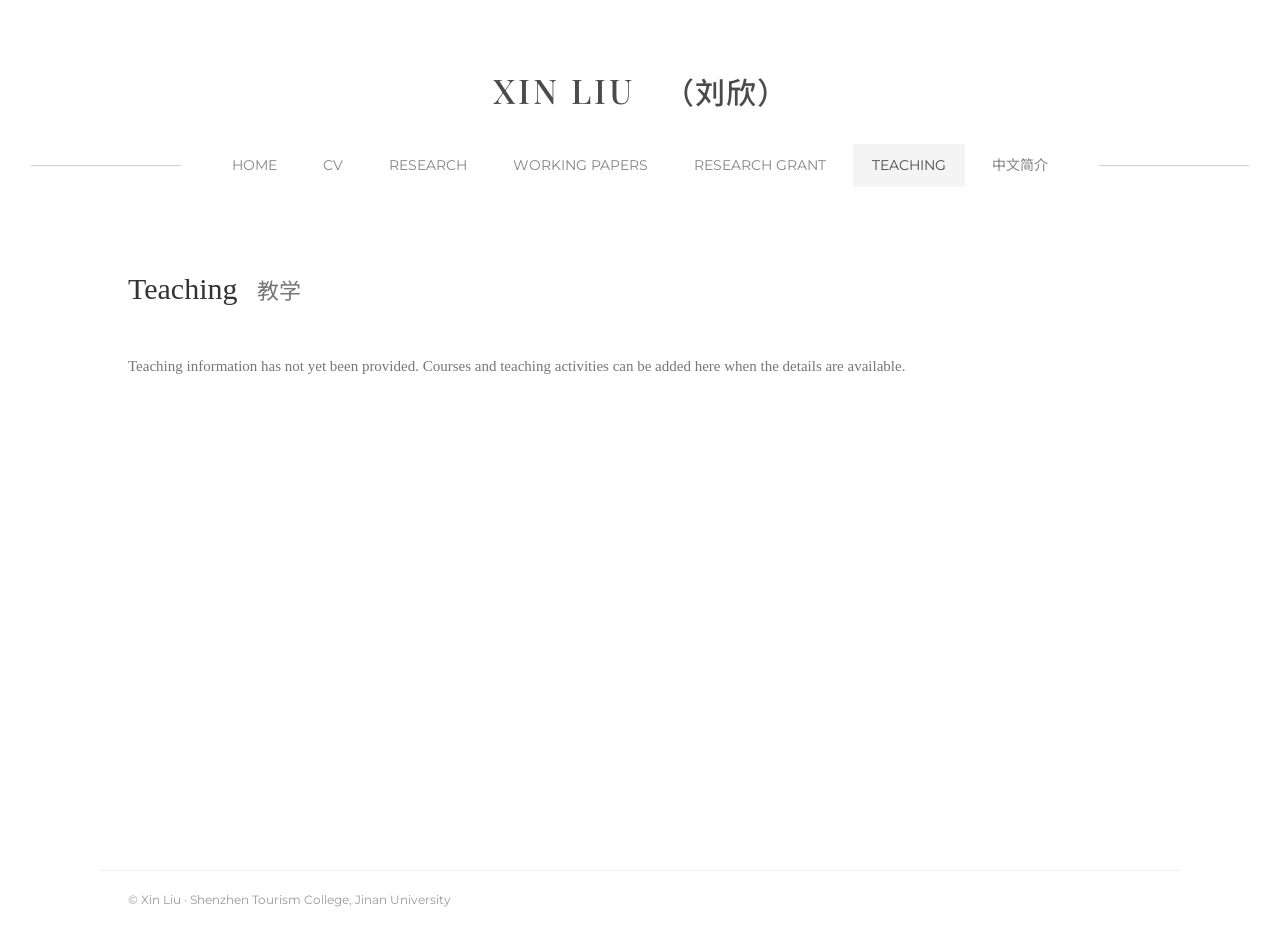
<file: teaching.html>
<!doctype html><html lang="en"><head><meta charset="utf-8"><meta name="viewport" content="width=device-width,initial-scale=1"><title>Teaching | Xin Liu</title><link rel="stylesheet" href="assets/style.css"></head><body><header class="site-header"><a class="site-title" href="index.html">XIN LIU <span>（刘欣）</span></a><div class="nav-wrap"><i class="nav-line"></i><nav><a class="" href="index.html">HOME</a><a class="" href="cv.html">CV</a><a class="" href="research.html">RESEARCH</a><a class="" href="working-papers.html">WORKING PAPERS</a><a class="" href="grants.html">RESEARCH GRANT</a><a class="current" href="teaching.html">TEACHING</a><a class="" href="chinese.html">中文简介</a></nav><i class="nav-line"></i></div></header><main class="page-main"><h1>Teaching <span>教学</span></h1><p class="note">Teaching information has not yet been provided. Courses and teaching activities can be added here when the details are available.</p></main><footer>© Xin Liu · Shenzhen Tourism College, Jinan University</footer></body></html>
</file>
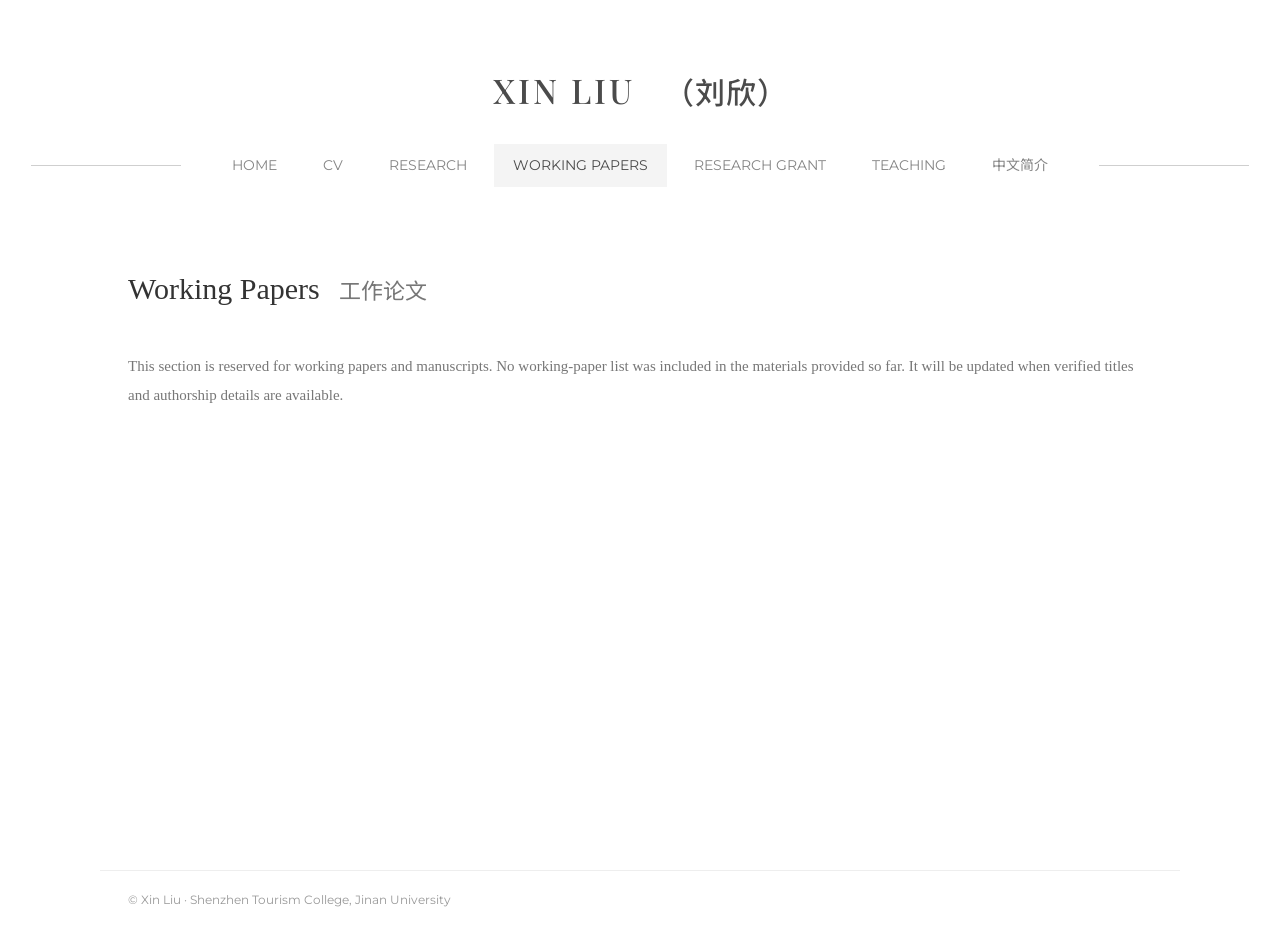
<file: working-papers.html>
<!doctype html><html lang="en"><head><meta charset="utf-8"><meta name="viewport" content="width=device-width,initial-scale=1"><title>Working Papers | Xin Liu</title><link rel="stylesheet" href="assets/style.css"></head><body><header class="site-header"><a class="site-title" href="index.html">XIN LIU <span>（刘欣）</span></a><div class="nav-wrap"><i class="nav-line"></i><nav><a class="" href="index.html">HOME</a><a class="" href="cv.html">CV</a><a class="" href="research.html">RESEARCH</a><a class="current" href="working-papers.html">WORKING PAPERS</a><a class="" href="grants.html">RESEARCH GRANT</a><a class="" href="teaching.html">TEACHING</a><a class="" href="chinese.html">中文简介</a></nav><i class="nav-line"></i></div></header><main class="page-main"><h1>Working Papers <span>工作论文</span></h1><p class="note">This section is reserved for working papers and manuscripts. No working-paper list was included in the materials provided so far. It will be updated when verified titles and authorship details are available.</p></main><footer>© Xin Liu · Shenzhen Tourism College, Jinan University</footer></body></html>
</file>
<file: assets/style.css>
@import url('https://fonts.googleapis.com/css2?family=Montserrat:wght@400;500;600;700&family=Noto+Sans+SC:wght@400;500;600;700&family=Playfair+Display:wght@500;600&display=swap');
:root{--ink:#292929;--muted:#858585;--blue:#26769b;--purple:#6556ce;--hero:#e3e3e3;--line:#d3d3d3;--paper:#fff}
*{box-sizing:border-box}
html{scroll-behavior:smooth}
body{margin:0;background:#fff;color:var(--ink);font-family:Montserrat,"Noto Sans SC",Arial,sans-serif;font-size:16px;line-height:1.8}
a{color:var(--blue);text-decoration:none}a:hover{text-decoration:underline}
.site-header{height:220px;padding:68px 24px 0;background:#fff;text-align:center}
.site-title{display:block;margin:0 auto 30px;color:#4b4b4b;font-family:"Playfair Display",Georgia,serif;font-size:34px;line-height:1.35;font-weight:500;letter-spacing:3px}
.site-title span{font-family:"Noto Sans SC",sans-serif;font-size:30px;letter-spacing:1px;margin-left:18px}
.nav-wrap{max-width:1380px;margin:0 auto;display:flex;align-items:center;justify-content:center;gap:32px}
.nav-line{height:1px;background:#cfcfcf;flex:1;max-width:150px}
nav{display:flex;align-items:center;justify-content:center;gap:8px;flex-wrap:wrap}
nav a{display:block;padding:9px 19px;color:#858585;font-size:14px;font-weight:400;white-space:nowrap}
nav a:hover,nav a.current{background:#f4f4f4;color:#4b4b4b;text-decoration:none}
.home-hero{background:var(--hero);min-height:690px;padding:82px 28px 76px}
.hero-inner{max-width:1080px;margin:0 auto;display:grid;grid-template-columns:460px minmax(0,1fr);gap:100px;align-items:center}
.photo-placeholder{width:100%;height:515px;background:linear-gradient(145deg,#f6f6f8,#d9d9df);display:flex;align-items:center;justify-content:center;color:#999;border:0;font-size:14px;letter-spacing:1px}
.profile-copy{font-size:22px;line-height:1.65}
.profile-role{color:var(--purple);font-size:27px;font-weight:700;line-height:1.35;margin:0 0 3px}
.profile-affiliation{color:#236c91;font-size:23px;font-weight:700;line-height:1.55;margin:0 0 34px}
.profile-block{margin:0 0 32px}
.profile-block h2{font-size:22px;line-height:1.4;margin:0 0 2px;font-weight:700}
.profile-block p{margin:0}
.email-line{padding-left:0}
.email-line.indent{padding-left:75px}
.profile-button{display:inline-block;margin-top:3px;padding:7px 24px;background:#5d6fe0;color:#fff;font-size:14px;font-weight:700;letter-spacing:.5px}
.profile-button:hover{background:#4e5fce;color:#fff;text-decoration:none}
.page-main{max-width:1080px;margin:0 auto;padding:40px 28px 85px;min-height:650px}
.page-main h1{font-size:31px;font-weight:600;color:#333;margin:0 0 32px}
.page-main h1 span{font-family:"Noto Sans SC",sans-serif;font-size:22px;color:#777;font-weight:400;margin-left:12px}
.page-main h2{font-size:20px;margin:32px 0 12px;color:#333}
.page-main h2 small{font-family:"Noto Sans SC",sans-serif;font-size:15px;font-weight:400;color:#888;margin-left:8px}
.page-main p{margin:9px 0 16px}
.page-main ul{padding-left:24px}
.page-main li{padding:3px 0}
.section-rule{border:0;border-top:1px solid #ddd;margin:30px 0}
.cv-row{display:grid;grid-template-columns:210px 1fr;gap:24px;padding:13px 0;border-bottom:1px solid #eee}
.cv-row time{color:#777;font-size:14px}
.cv-row p{margin:2px 0;color:#555}
.grant-item,.paper-item{padding:15px 0;border-bottom:1px solid #e5e5e5}
.grant-item strong,.paper-item strong{display:block;font-weight:700}
.grant-item .meta{font-size:14px;color:#777}
.grant-item p,.paper-item p{margin:7px 0 0}
.note{color:#777;font-size:15px}
footer{max-width:1080px;margin:0 auto;padding:18px 28px 35px;color:#999;font-size:12px;border-top:1px solid #eee}
@media(max-width:900px){.page-main{margin:0 auto}.site-header{height:auto;padding:38px 16px 32px}.site-title{font-size:27px;margin-bottom:22px}.site-title span{font-size:23px;margin-left:8px}.nav-wrap{gap:10px}.nav-line{display:none}nav{gap:3px}nav a{padding:8px 10px;font-size:12px}.home-hero{padding:42px 22px}.hero-inner{grid-template-columns:minmax(0,1fr);gap:36px;max-width:560px}.photo-placeholder{height:440px;max-width:100%;margin:auto}.profile-copy{font-size:18px}.profile-role{font-size:24px}.profile-affiliation{font-size:20px;margin-bottom:25px}.profile-block h2{font-size:19px}.page-main{padding:42px 22px}.cv-row{grid-template-columns:1fr;gap:3px}}
@media(max-width:480px){.site-title{font-size:22px;letter-spacing:1.5px}.site-title span{font-size:19px}nav a{font-size:11px;padding:7px 8px}.photo-placeholder{height:380px}.profile-copy{font-size:16px}.profile-affiliation{font-size:18px}}

/* ===== Academic Homepage Reference Style ===== */

/* 普通页面：正文从导航栏下方正常开始，保持参考网站的留白 */
.page-main {
  max-width: 1080px;
  margin: 0 auto;
  padding: 40px 28px 85px;
  min-height: 650px;
  font-family: Georgia, "Times New Roman", serif;
  font-size: 18px;
  line-height: 1.9;
  color: #292929;
}

/* 页面大标题 */
.page-main h1 {
  font-family: Georgia, "Times New Roman", serif;
  font-size: 30px;
  font-weight: 400;
  margin-bottom: 35px;
}

/* 紫色栏目标题 */
.page-main h2 {
  color: #6556ce;
  font-family: Georgia, "Times New Roman", serif;
  font-size: 19px;
  font-weight: bold;
  margin-top: 28px;
  margin-bottom: 8px;
}

/* 项目符号 */
.page-main ul {
  padding-left: 58px;
  margin-top: 5px;
}

.page-main li {
  padding: 2px 0;
  line-height: 1.9;
}

.page-main li::marker {
  color: #92999e;
}

/* 简历时间和内容 */
.cv-row {
  display: block;
  padding: 3px 0;
  border: none;
}

.cv-row time {
  display: none;
}

.cv-row p {
  display: inline;
  margin: 0;
}

/* CV: show source-provided dates inline with each entry */
.page-main .cv-list{padding-left:58px;margin-top:5px}
.page-main .cv-list li{padding:2px 0;line-height:1.9}
</file>
